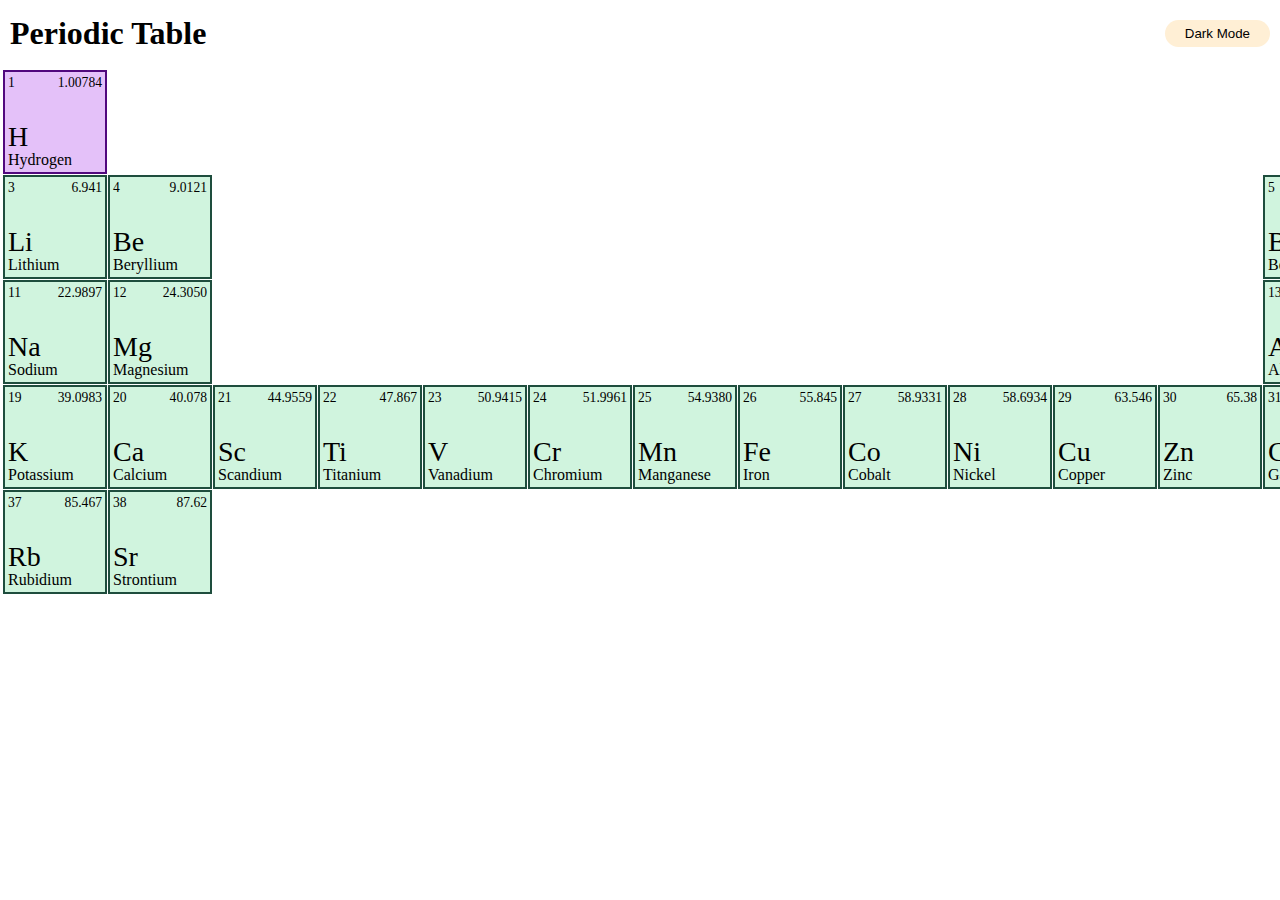
<file: index.html>
<!DOCTYPE html>
<html lang="en">
  <head>
    <meta charset="UTF-8" />
    <link rel="stylesheet" href="style.css" />
    <title>Periodic Table</title>
  </head>
  <body>
    <header>
      <h1>Periodic Table</h1>
      <button class="dark-mode light">Dark Mode</button>
    </header>
    <main>
      <table class="periodic-table">
        <tr>
          <td>
              <div class="atom-container gas" onclick="window.open('description/hydrogen.html');">
                <div class="atom-number">1</div>
                <div class="atom-weight">1.00784</div>
                <div class="atom-symbol">H</div>
                <div class="atom-name">Hydrogen</div>
              </div>
          </td>
          <td><div class="atom-container"></div></td>
          <td><div class="atom-container"></div></td>
          <td><div class="atom-container"></div></td>
          <td><div class="atom-container"></div></td>
          <td><div class="atom-container"></div></td>
          <td><div class="atom-container"></div></td>
          <td><div class="atom-container"></div></td>
          <td><div class="atom-container"></div></td>
          <td><div class="atom-container"></div></td>
          <td><div class="atom-container"></div></td>
          <td><div class="atom-container"></div></td>
          <td><div class="atom-container"></div></td>
          <td><div class="atom-container"></div></td>
          <td><div class="atom-container"></div></td>
          <td><div class="atom-container"></div></td>
          <td><div class="atom-container"></div></td>
          <td>
            <div class="atom-container gas">
              <div class="atom-number">2</div>
              <div class="atom-weight">4.0026</div>
              <div class="atom-symbol">He</div>
              <div class="atom-name">Helium</div>
            </div>
          </td>
        </tr>
        <tr>
          <td>
            <div class="atom-container solid">
              <div class="atom-number">3</div>
              <div class="atom-weight">6.941</div>
              <div class="atom-symbol">Li</div>
              <div class="atom-name">Lithium</div>
            </div>
          </td>
          <td>
            <div class="atom-container solid">
              <div class="atom-number">4</div>
              <div class="atom-weight">9.0121</div>
              <div class="atom-symbol">Be</div>
              <div class="atom-name">Beryllium</div>
            </div>
          </td>
          <td><div class="atom-container"></div></td>
          <td><div class="atom-container"></div></td>
          <td><div class="atom-container"></div></td>
          <td><div class="atom-container"></div></td>
          <td><div class="atom-container"></div></td>
          <td><div class="atom-container"></div></td>
          <td><div class="atom-container"></div></td>
          <td><div class="atom-container"></div></td>
          <td><div class="atom-container"></div></td>
          <td><div class="atom-container"></div></td>
          <td>
            <div class="atom-container solid">
              <div class="atom-number">5</div>
              <div class="atom-weight">10.811</div>
              <div class="atom-symbol">B</div>
              <div class="atom-name">Boron</div>
            </div>
          </td>
          <td>
            <div class="atom-container solid">
              <div class="atom-number">6</div>
              <div class="atom-weight">12.0107</div>
              <div class="atom-symbol">Ca</div>
              <div class="atom-name">Carbon</div>
            </div>
          </td>
          <td>
            <div class="atom-container gas">
              <div class="atom-number">7</div>
              <div class="atom-weight">14.0067</div>
              <div class="atom-symbol">N</div>
              <div class="atom-name">Nitrogen</div>
            </div>
          </td>
          <td>
            <div class="atom-container gas">
              <div class="atom-number">8</div>
              <div class="atom-weight">15.9994</div>
              <div class="atom-symbol">O</div>
              <div class="atom-name">Oxygen</div>
            </div>
          </td>
          <td>
            <div class="atom-container gas">
              <div class="atom-number">9</div>
              <div class="atom-weight">18.9984</div>
              <div class="atom-symbol">F</div>
              <div class="atom-name">Fluorine</div>
            </div>
          </td>
          <td>
            <div class="atom-container gas">
              <div class="atom-number">10</div>
              <div class="atom-weight">20.1797</div>
              <div class="atom-symbol">Ne</div>
              <div class="atom-name">Neon</div>
            </div>
          </td>
        </tr>
        <tr>
          <td>
            <div class="atom-container solid">
              <div class="atom-number">11</div>
              <div class="atom-weight">22.9897</div>
              <div class="atom-symbol">Na</div>
              <div class="atom-name">Sodium</div>
            </div>
          </td>
          <td>
            <div class="atom-container solid">
              <div class="atom-number">12</div>
              <div class="atom-weight">24.3050</div>
              <div class="atom-symbol">Mg</div>
              <div class="atom-name">Magnesium</div>
            </div>
          </td>
          <td><div class="atom-container"></div></td>
          <td><div class="atom-container"></div></td>
          <td><div class="atom-container"></div></td>
          <td><div class="atom-container"></div></td>
          <td><div class="atom-container"></div></td>
          <td><div class="atom-container"></div></td>
          <td><div class="atom-container"></div></td>
          <td><div class="atom-container"></div></td>
          <td><div class="atom-container"></div></td>
          <td><div class="atom-container"></div></td>
          <td>
            <div class="atom-container solid">
              <div class="atom-number">13</div>
              <div class="atom-weight">26.9815</div>
              <div class="atom-symbol">Al</div>
              <div class="atom-name">Aluminum</div>
            </div>
          </td>
          <td>
            <div class="atom-container solid">
              <div class="atom-number">14</div>
              <div class="atom-weight">28.0855</div>
              <div class="atom-symbol">Si</div>
              <div class="atom-name">Silicon</div>
            </div>
          </td>
          <td>
            <div class="atom-container solid">
              <div class="atom-number">15</div>
              <div class="atom-weight">30.9737</div>
              <div class="atom-symbol">P</div>
              <div class="atom-name">Phosphorus</div>
            </div>
          </td>
          <td>
            <div class="atom-container solid">
              <div class="atom-number">16</div>
              <div class="atom-weight">32.065</div>
              <div class="atom-symbol">S</div>
              <div class="atom-name">Sulfur</div>
            </div>
          </td>
          <td>
            <div class="atom-container gas">
              <div class="atom-number">17</div>
              <div class="atom-weight">35.453</div>
              <div class="atom-symbol">Cl</div>
              <div class="atom-name">Chlorine</div>
            </div>
          </td>
          <td>
            <div class="atom-container gas">
              <div class="atom-number">18</div>
              <div class="atom-weight">39.948</div>
              <div class="atom-symbol">Ar</div>
              <div class="atom-name">Argon</div>
            </div>
          </td>
        </tr>
        <tr>
          <td>
            <div class="atom-container solid">
              <div class="atom-number">19</div>
              <div class="atom-weight">39.0983</div>
              <div class="atom-symbol">K</div>
              <div class="atom-name">Potassium</div>
            </div>
          </td>
          <td>
            <div class="atom-container solid">
              <div class="atom-number">20</div>
              <div class="atom-weight">40.078</div>
              <div class="atom-symbol">Ca</div>
              <div class="atom-name">Calcium</div>
            </div>
          </td>
          <td>
            <div class="atom-container solid">
              <div class="atom-number">21</div>
              <div class="atom-weight">44.9559</div>
              <div class="atom-symbol">Sc</div>
              <div class="atom-name">Scandium</div>
            </div>
          </td>
          <td>
            <div class="atom-container solid">
              <div class="atom-number">22</div>
              <div class="atom-weight">47.867</div>
              <div class="atom-symbol">Ti</div>
              <div class="atom-name">Titanium</div>
            </div>
          </td>
          <td>
            <div class="atom-container solid">
              <div class="atom-number">23</div>
              <div class="atom-weight">50.9415</div>
              <div class="atom-symbol">V</div>
              <div class="atom-name">Vanadium</div>
            </div>
          </td>
          <td>
            <div class="atom-container solid">
              <div class="atom-number">24</div>
              <div class="atom-weight">51.9961</div>
              <div class="atom-symbol">Cr</div>
              <div class="atom-name">Chromium</div>
            </div>
          </td>
          <td>
            <div class="atom-container solid">
              <div class="atom-number">25</div>
              <div class="atom-weight">54.9380</div>
              <div class="atom-symbol">Mn</div>
              <div class="atom-name">Manganese</div>
            </div>
          </td>
          <td>
            <div class="atom-container solid">
              <div class="atom-number">26</div>
              <div class="atom-weight">55.845</div>
              <div class="atom-symbol">Fe</div>
              <div class="atom-name">Iron</div>
            </div>
          </td>
          <td>
            <div class="atom-container solid">
              <div class="atom-number">27</div>
              <div class="atom-weight">58.9331</div>
              <div class="atom-symbol">Co</div>
              <div class="atom-name">Cobalt</div>
            </div>
          </td>
          <td>
            <div class="atom-container solid">
              <div class="atom-number">28</div>
              <div class="atom-weight">58.6934</div>
              <div class="atom-symbol">Ni</div>
              <div class="atom-name">Nickel</div>
            </div>
          </td>
          <td>
            <div class="atom-container solid">
              <div class="atom-number">29</div>
              <div class="atom-weight">63.546</div>
              <div class="atom-symbol">Cu</div>
              <div class="atom-name">Copper</div>
            </div>
          </td>
          <td>
            <div class="atom-container solid">
              <div class="atom-number">30</div>
              <div class="atom-weight">65.38</div>
              <div class="atom-symbol">Zn</div>
              <div class="atom-name">Zinc</div>
            </div>
          </td>
          <td>
            <div class="atom-container solid">
              <div class="atom-number">31</div>
              <div class="atom-weight">69.723</div>
              <div class="atom-symbol">Ga</div>
              <div class="atom-name">Gallium</div>
            </div>
          </td>
          <td>
            <div class="atom-container solid">
              <div class="atom-number">32</div>
              <div class="atom-weight">72.64</div>
              <div class="atom-symbol">Ge</div>
              <div class="atom-name">Germanium</div>
            </div>
          </td>
          <td>
            <div class="atom-container solid">
              <div class="atom-number">33</div>
              <div class="atom-weight">74.9216</div>
              <div class="atom-symbol">As</div>
              <div class="atom-name">Arsenic</div>
            </div>
          </td>
          <td>
            <div class="atom-container solid">
              <div class="atom-number">34</div>
              <div class="atom-weight">78.96</div>
              <div class="atom-symbol">Se</div>
              <div class="atom-name">Selenium</div>
            </div>
          </td>
          <td>
            <div class="atom-container liquid">
              <div class="atom-number">35</div>
              <div class="atom-weight">79.904</div>
              <div class="atom-symbol">Br</div>
              <div class="atom-name">Bromine</div>
            </div>
          </td>
          <td>
            <div class="atom-container gas">
              <div class="atom-number">36</div>
              <div class="atom-weight">83.798</div>
              <div class="atom-symbol">Kr</div>
              <div class="atom-name">Krypton</div>
            </div>
          </td>
        </tr>
        <tr>
          <td>
            <div class="atom-container solid">
              <div class="atom-number">37</div>
              <div class="atom-weight">85.467</div>
              <div class="atom-symbol">Rb</div>
              <div class="atom-name">Rubidium</div>
            </div>
          </td>
          <td>
            <div class="atom-container solid">
              <div class="atom-number">38</div>
              <div class="atom-weight">87.62</div>
              <div class="atom-symbol">Sr</div>
              <div class="atom-name">Strontium</div>
            </div>
          </td>
        </tr>
      </table>
    </main>
  </body>
</html>
</file>
<file: style.css>
* {
  margin: 0;
  padding: 0;
}

header {
  display: flex;
  justify-content: space-between;
  align-items: center;
  padding: 15px 10px;
}

button.dark-mode {
  background-color: papayawhip;
  padding: .4rem 1.25rem;
  border: none;
  border-radius: 50px;
}

.periodic-table {
  border-spacing: 5px;
}

.atom-container {
  width: 100px;
  height: 100px;
  position: relative;
}

.gas {
  outline: 2px solid #51087E;
  background: #E4C1F9;
}

.solid {
  outline: 2px solid #1E4D3D;
  background: #D0F4DE;
}

.liquid {
  outline: 2px solid #033736;
  background: #A9DEF9;
}

.atom-number {
  font-size: 0.85rem;
  position: absolute;
  top: 3px;
  left: 3px;
}

.atom-weight {
  font-size: 0.85rem;
  position: absolute;
  top: 3px;
  right: 3px;
}

.atom-symbol {
  font-size: 1.75rem;
  position: absolute;
  bottom: calc(1rem + 3px);
  left: 3px;
}

.atom-name {
  position: absolute;
  bottom: 3px;
  left: 3px;
}
</file>
